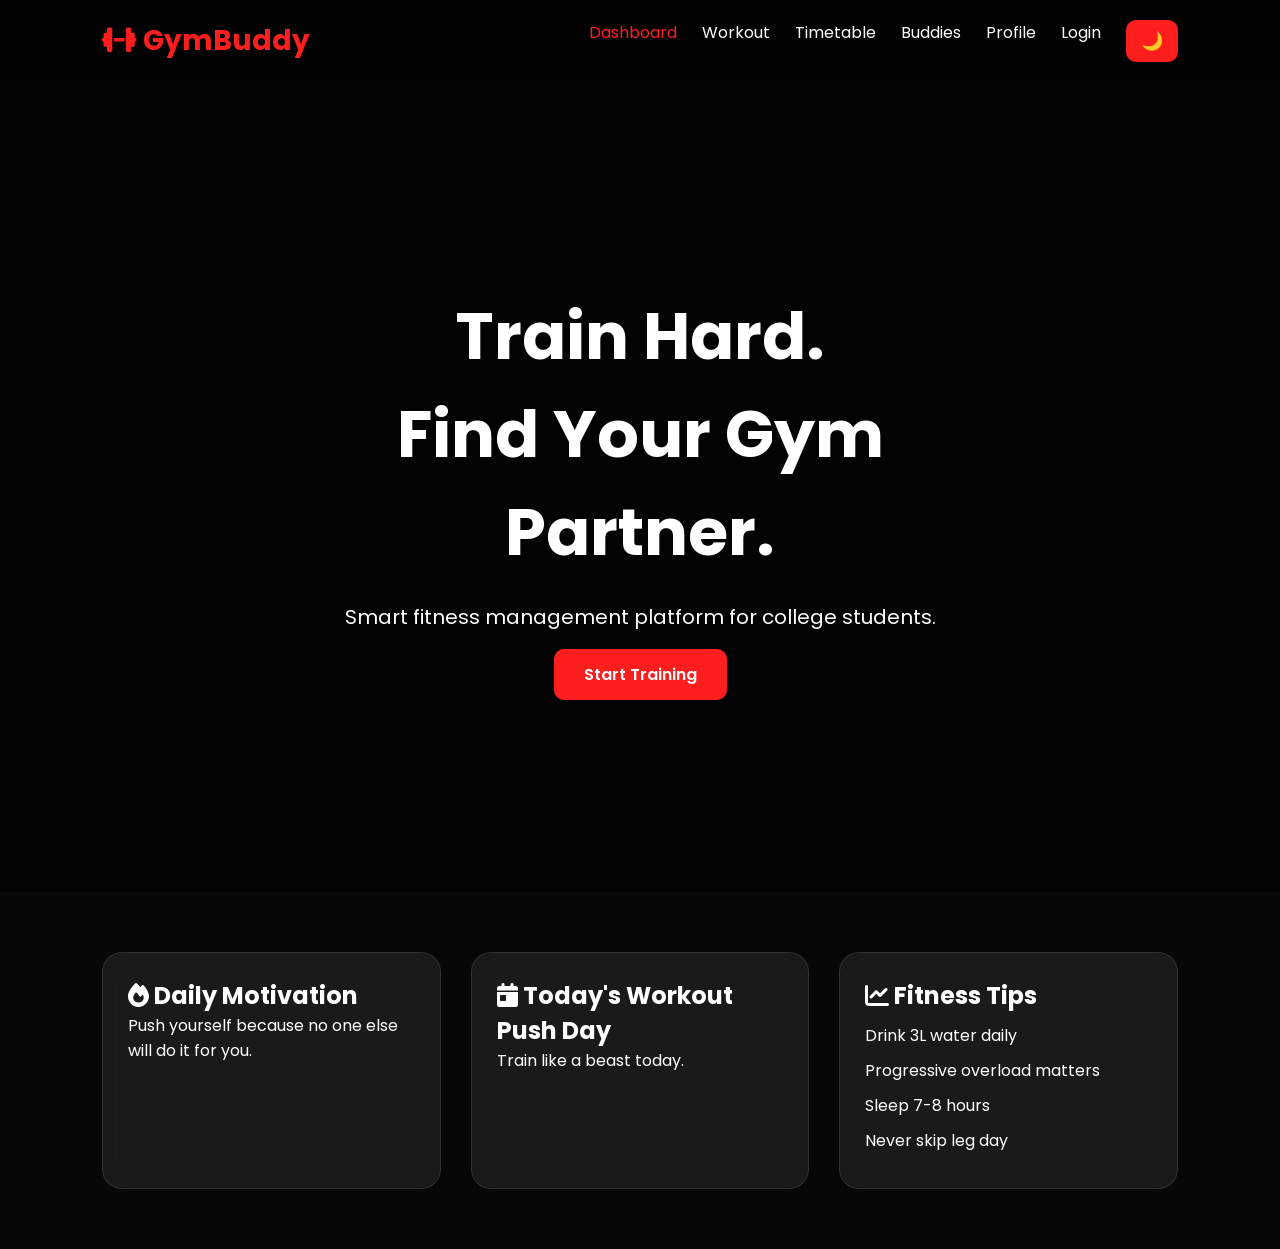
<file: index.html>
<!DOCTYPE html>
<html lang="en">
<head>
  <meta charset="UTF-8" />
  <meta name="viewport" content="width=device-width, initial-scale=1.0"/>
  <title>GymBuddy Dashboard</title>

  <link rel="stylesheet" href="css/style.css">

  <link rel="stylesheet"
  href="https://cdnjs.cloudflare.com/ajax/libs/font-awesome/6.5.1/css/all.min.css"/>

</head>
<body>

<header class="navbar">
  <div class="logo">
    <i class="fa-solid fa-dumbbell"></i> GymBuddy
  </div>

  <nav>
    <a href="index.html" class="active">Dashboard</a>
    <a href="workout.html">Workout</a>
    <a href="timetable.html">Timetable</a>
    <a href="buddies.html">Buddies</a>
    <a href="profile.html">Profile</a>
    <a href="login.html">Login</a>
    <button id="themeToggle" class="theme-btn">

  🌙
</button>
  </nav>
</header>

<section class="hero">
  <div class="overlay"></div>

  <div class="hero-content">
    <h1>Train Hard.<br>Find Your Gym Partner.</h1>

    <p>
      Smart fitness management platform for college students.
    </p>

    <a href="workout.html" class="btn">
      Start Training
    </a>
  </div>
</section>

<section class="dashboard">

  <div class="glass-card quote-card">
    <h2><i class="fa-solid fa-fire"></i> Daily Motivation</h2>
    <p id="quote">Loading quote...</p>
  </div>

  <div class="glass-card">
    <h2><i class="fa-solid fa-calendar-day"></i> Today's Workout</h2>

    <div id="todayWorkout"></div>
  </div>

  <div class="glass-card">
    <h2><i class="fa-solid fa-chart-line"></i> Fitness Tips</h2>

    <ul class="tips">
      <li>Drink 3L water daily</li>
      <li>Progressive overload matters</li>
      <li>Sleep 7-8 hours</li>
      <li>Never skip leg day</li>
    </ul>
  </div>

</section>

<script src="js/app.js"></script>
<script src="js/dashboard.js"></script>
<script src="js/theme.js"></script>

</body>
</html>
</file>
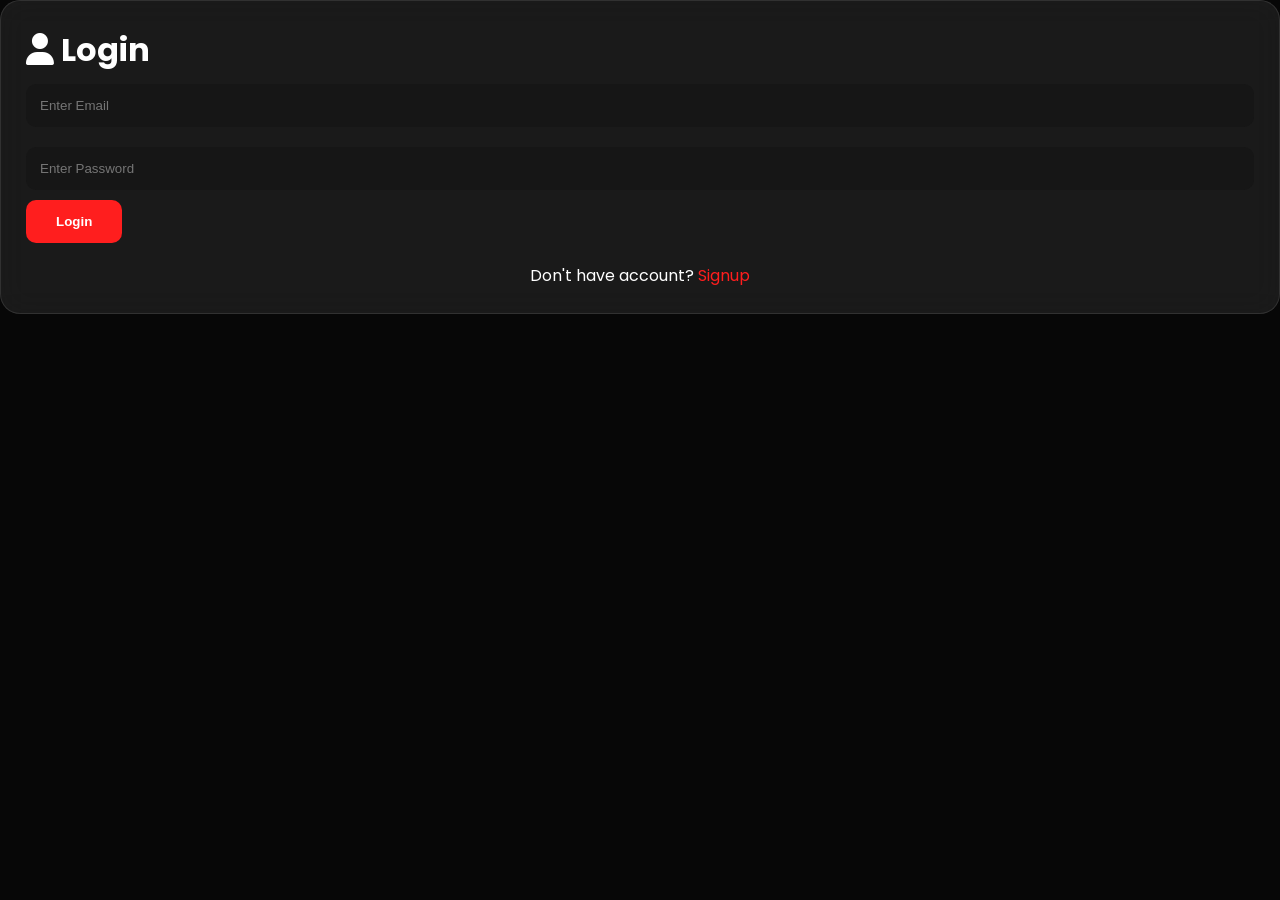
<file: login.html>
<!DOCTYPE html>
<html lang="en">
<head>

<meta charset="UTF-8">
<meta name="viewport" content="width=device-width, initial-scale=1.0">

<title>Login</title>

<link rel="stylesheet" href="css/style.css">

<link rel="stylesheet"
href="https://cdnjs.cloudflare.com/ajax/libs/font-awesome/6.5.1/css/all.min.css"/>

</head>

<body>

<div class="auth-container">

<div class="glass-card auth-card">

<h1>
<i class="fa-solid fa-user"></i>
Login
</h1>

<form id="loginForm">

<input
type="email"
id="loginEmail"
placeholder="Enter Email"
required
>

<input
type="password"
id="loginPassword"
placeholder="Enter Password"
required
>

<button class="btn" type="submit">
Login
</button>

</form>

<p style="margin-top:20px;text-align:center;">

Don't have account?

<a href="signup.html" style="color:#ff1e1e;">
Signup
</a>

</p>

</div>

</div>

<script src="js/auth.js"></script>

</body>
</html>
</file>
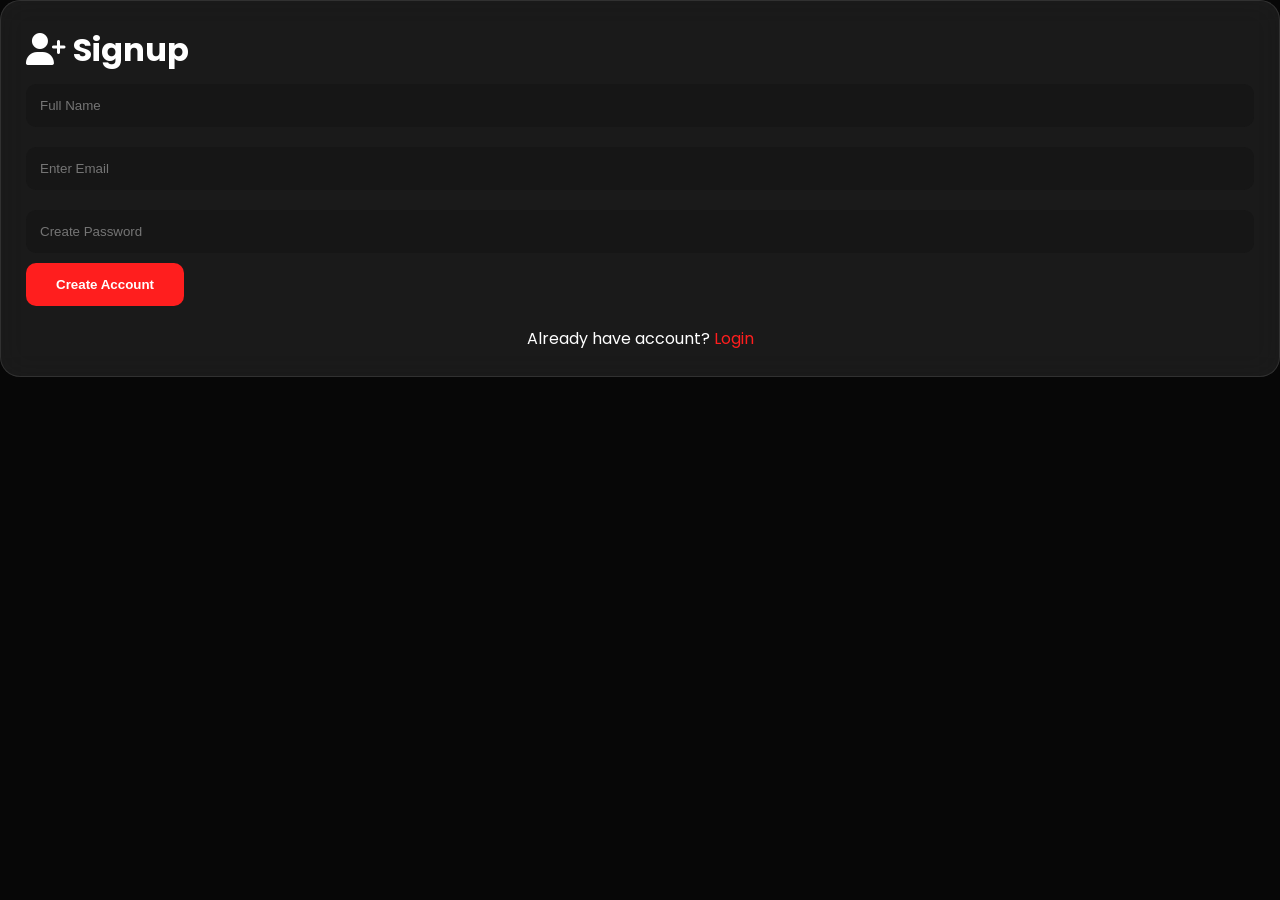
<file: signup.html>
<!DOCTYPE html>
<html lang="en">
<head>

<meta charset="UTF-8">
<meta name="viewport" content="width=device-width, initial-scale=1.0">

<title>Signup</title>

<link rel="stylesheet" href="css/style.css">

<link rel="stylesheet"
href="https://cdnjs.cloudflare.com/ajax/libs/font-awesome/6.5.1/css/all.min.css"/>

</head>

<body>

<div class="auth-container">

<div class="glass-card auth-card">

<h1>
<i class="fa-solid fa-user-plus"></i>
Signup
</h1>

<form id="signupForm">

<input
type="text"
id="signupName"
placeholder="Full Name"
required
>

<input
type="email"
id="signupEmail"
placeholder="Enter Email"
required
>

<input
type="password"
id="signupPassword"
placeholder="Create Password"
required
>

<button class="btn" type="submit">
Create Account
</button>

</form>

<p style="margin-top:20px;text-align:center;">

Already have account?

<a href="login.html" style="color:#ff1e1e;">
Login
</a>

</p>

</div>

</div>

<script src="js/auth.js"></script>

</body>
</html>
</file>
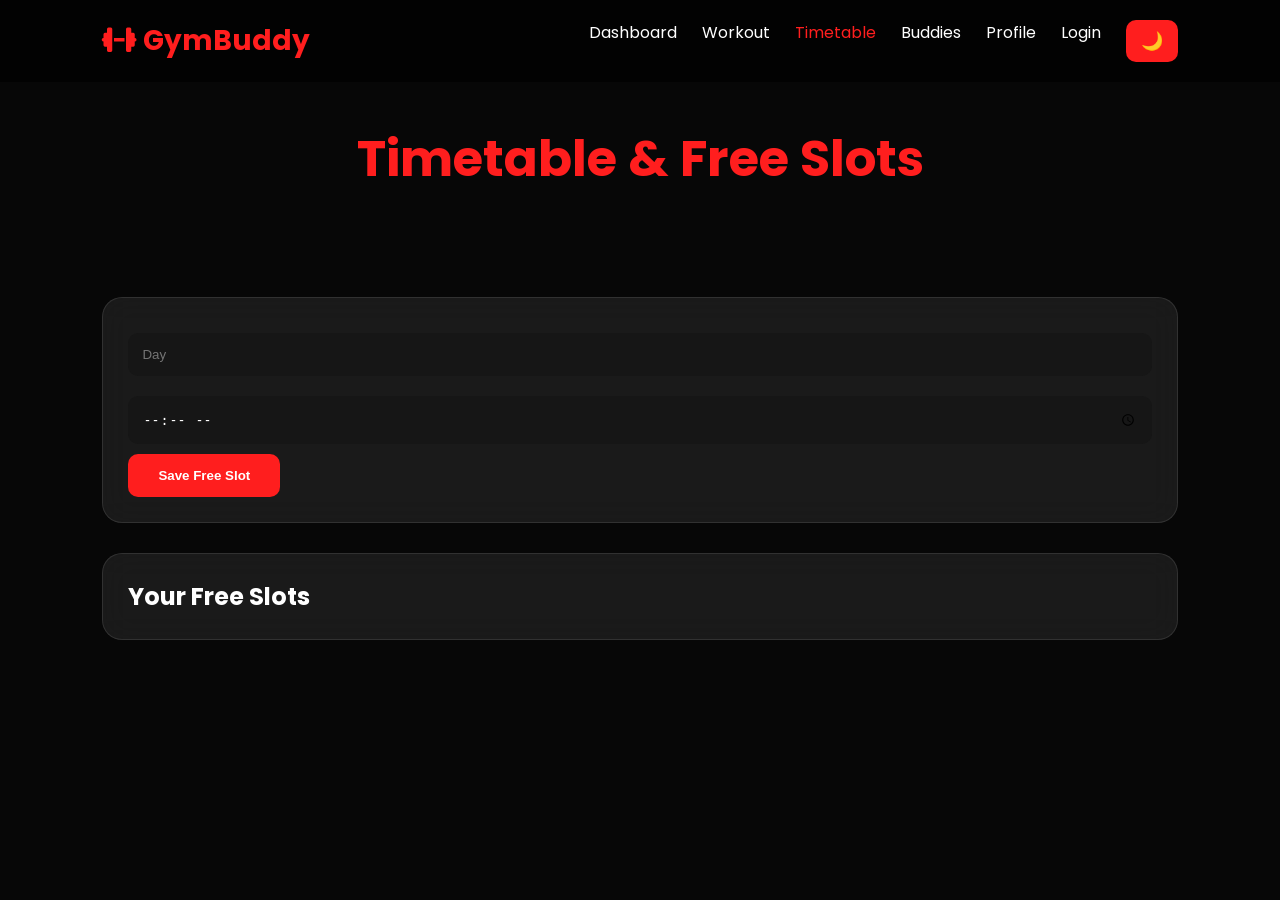
<file: timetable.html>
<!DOCTYPE html>
<html lang="en">
<head>
  <meta charset="UTF-8">
  <meta name="viewport" content="width=device-width, initial-scale=1.0">

  <title>Timetable</title>

  <link rel="stylesheet" href="css/style.css">

  <link rel="stylesheet"
  href="https://cdnjs.cloudflare.com/ajax/libs/font-awesome/6.5.1/css/all.min.css"/>
</head>

<body>

<header class="navbar">
  <div class="logo">
    <i class="fa-solid fa-dumbbell"></i> GymBuddy
  </div>

  <nav>
    <a href="index.html">Dashboard</a>
    <a href="workout.html">Workout</a>
    <a href="timetable.html" class="active">Timetable</a>
    <a href="buddies.html">Buddies</a>
    <a href="profile.html">Profile</a>
    <a href="login.html">Login</a>
    <button id="themeToggle" class="theme-btn">
  🌙
</button>
  </nav>
</header>

<section class="page-title">
  <h1>Timetable & Free Slots</h1>
</section>

<section class="form-section">

  <div class="glass-card">

    <form id="slotForm">

      <input type="text" id="day" placeholder="Day" required>

      <input type="time" id="time" required>

      <button type="submit" class="btn">
        Save Free Slot
      </button>

    </form>

  </div>

  <div class="glass-card">

    <h2>Your Free Slots</h2>

    <ul id="slotList"></ul>

  </div>

</section>

<script src="js/timetable.js"></script>
<script src="js/theme.js"></script>
</body>
</html>
</file>
<file: css/style.css>
@import url('https://fonts.googleapis.com/css2?family=Poppins:wght@300;400;500;600;700&display=swap');

*{
  margin:0;
  padding:0;
  box-sizing:border-box;
}

body{
  font-family:'Poppins',sans-serif;
  background:#070707;
  color:white;
}

a{
  text-decoration:none;
  color:white;
}

.navbar{
  display:flex;
  justify-content:space-between;
  align-items:center;
  padding:20px 8%;
  background:rgba(0,0,0,0.6);
  backdrop-filter:blur(10px);
  position:sticky;
  top:0;
  z-index:100;
}

.logo{
  font-size:28px;
  font-weight:700;
  color:#ff1e1e;
}

nav{
  display:flex;
  gap:25px;
}

nav a{
  transition:0.3s;
}

nav a:hover,
nav .active{
  color:#ff1e1e;
}

.hero{
  height:90vh;
  background:url('https://images.unsplash.com/photo-1517838277536-f5f99be501cd?q=80&w=1600&auto=format&fit=crop') center/cover;
  position:relative;
  display:flex;
  align-items:center;
  justify-content:center;
}

.overlay{
  position:absolute;
  inset:0;
  background:rgba(0,0,0,0.6);
}

.hero-content{
  position:relative;
  z-index:2;
  text-align:center;
  max-width:700px;
}

.hero-content h1{
  font-size:65px;
  margin-bottom:20px;
}

.hero-content p{
  font-size:20px;
  margin-bottom:30px;
}

.btn{
  padding:14px 30px;
  background:#ff1e1e;
  border:none;
  color:white;
  border-radius:10px;
  cursor:pointer;
  transition:0.3s;
  font-weight:600;
}

.btn:hover{
  transform:translateY(-5px);
  background:#ff4444;
}

.dashboard,
.workout-grid,
.buddy-grid,
.profile-section,
.form-section{
  padding:60px 8%;
  display:grid;
  gap:30px;
}

.dashboard{
  grid-template-columns:repeat(auto-fit,minmax(300px,1fr));
}

.glass-card{
  background:rgba(255,255,255,0.08);
  border:1px solid rgba(255,255,255,0.1);
  backdrop-filter:blur(15px);
  border-radius:20px;
  padding:25px;
  transition:0.4s;
}

.glass-card:hover{
  transform:translateY(-10px);
  box-shadow:0 0 20px rgba(255,0,0,0.4);
}

.page-title{
  text-align:center;
  padding:40px;
}

.page-title h1{
  font-size:50px;
  color:#ff1e1e;
}

.workout-grid{
  grid-template-columns:repeat(auto-fit,minmax(300px,1fr));
}

.workout-card img{
  width:100%;
  height:220px;
  object-fit:cover;
  border-radius:15px;
}

.workout-card h2{
  margin:15px 0;
}

.filters{
  display:flex;
  justify-content:center;
  gap:20px;
  margin-bottom:20px;
}

.filter-btn{
  padding:10px 20px;
  border:none;
  border-radius:10px;
  background:#1a1a1a;
  color:white;
  cursor:pointer;
}

.filter-btn.active{
  background:#ff1e1e;
}

input{
  width:100%;
  padding:14px;
  margin:10px 0;
  border:none;
  border-radius:10px;
  background:#161616;
  color:white;
}

ul{
  list-style:none;
}

li{
  margin:10px 0;
}

.buddy-grid{
  grid-template-columns:repeat(auto-fit,minmax(300px,1fr));
}

.buddy-card img{
  width:100%;
  height:250px;
  object-fit:cover;
  border-radius:15px;
}

.profile-card{
  text-align:center;
}

.profile-card img{
  width:150px;
  height:150px;
  border-radius:50%;
  object-fit:cover;
  margin-bottom:20px;
}

.progress{
  width:100%;
  height:20px;
  background:#222;
  border-radius:20px;
  overflow:hidden;
}

.progress div{
  height:100%;
  background:#ff1e1e;
}

@media(max-width:768px){

  .navbar{
    flex-direction:column;
    gap:20px;
  }

  nav{
    flex-wrap:wrap;
    justify-content:center;
  }

  .hero-content h1{
    font-size:40px;
  }

}
/*new code
/* THEME TOGGLE */

.theme-btn{
  border:none;
  background:#ff1e1e;
  color:white;
  padding:10px 15px;
  border-radius:10px;
  cursor:pointer;
  font-size:18px;
}

/* LIGHT MODE */

.light-mode{
  background:#f5f5f5;
  color:#111;
}

.light-mode .navbar{
  background:white;
}

.light-mode nav a{
  color:#111;
}

.light-mode .glass-card{
  background:rgba(255,255,255,0.8);
  color:#111;
}

.light-mode input{
  background:white;
  color:#111;
}

.light-mode .filter-btn{
  background:#ddd;
  color:#111;
}
</file>
